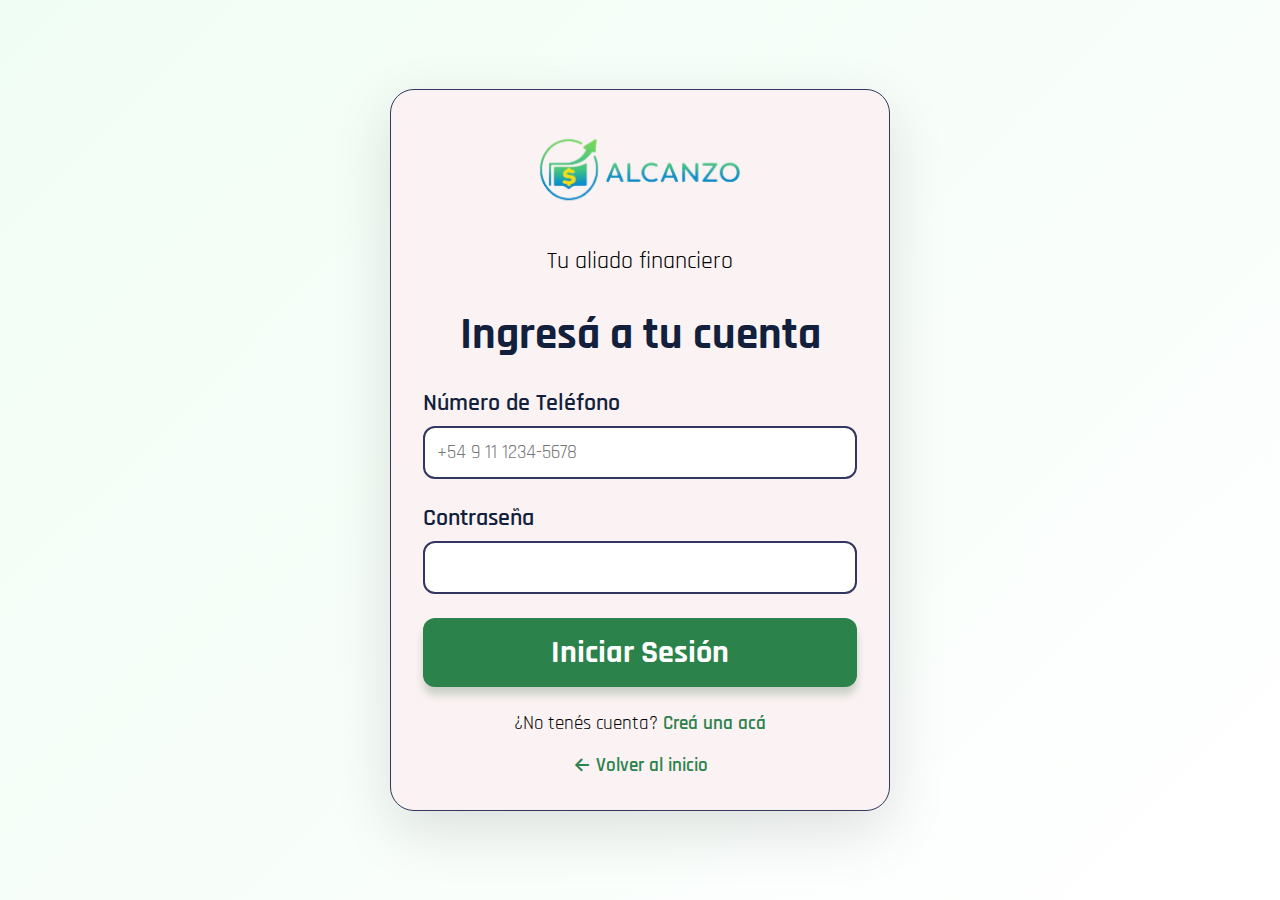
<file: login.html>
<!DOCTYPE html>
<html lang="es">
<head>
    <meta charset="UTF-8">
    <meta name="viewport" content="width=device-width, initial-scale=1.0">
    <title>Iniciar Sesión - Alcanzo</title>
    
    <!-- Fuentes -->
    <link rel="preconnect" href="https://fonts.googleapis.com">
    <link rel="preconnect" href="https://fonts.gstatic.com" crossorigin>
    <link href="https://fonts.googleapis.com/css2?family=Inter:wght@400;500;600;800&family=Tomorrow:wght@400;600;700;800;900&family=Rajdhani:wght@500;600;700&display=swap" rel="stylesheet">
    
    <!-- CSS global + CSS de auth -->
    <link rel="stylesheet" href="styles/index.css">
    <link rel="stylesheet" href="styles/auth.css">
</head>
<body>
    <div class="auth-container">
        <div class="logo-auth">
            <img class="logo_img" src="logo/20251012_logo_ok.png" alt="Logo entidad">
        </div>
        <div class="subtitle">Tu aliado financiero</div>
        
        <h1>Ingresá a tu cuenta</h1>

        <div id="errorMessage" class="error-message"></div>
        <div id="successMessage" class="success-message"></div>

        <form id="loginForm">
            <div class="form-group">
                <label for="telefono">Número de Teléfono</label>
                <input type="tel" id="telefono" placeholder="+54 9 11 1234-5678" required>
            </div>

            <div class="form-group">
                <label for="password">Contraseña</label>
                <input type="password" id="password" required>
            </div>

            <button type="submit" class="btn btn-lg btn-full">Iniciar Sesión</button>
        </form>

        <div class="link-text">
            ¿No tenés cuenta? <a href="registro.html">Creá una acá</a>
        </div>

        <div class="link-text" style="margin-top: 1rem;">
            <a href="index.html">← Volver al inicio</a>
        </div>
    </div>

    <!-- JS externo -->
    <script src="js/login.js"></script>
</body>
</html>
</file>
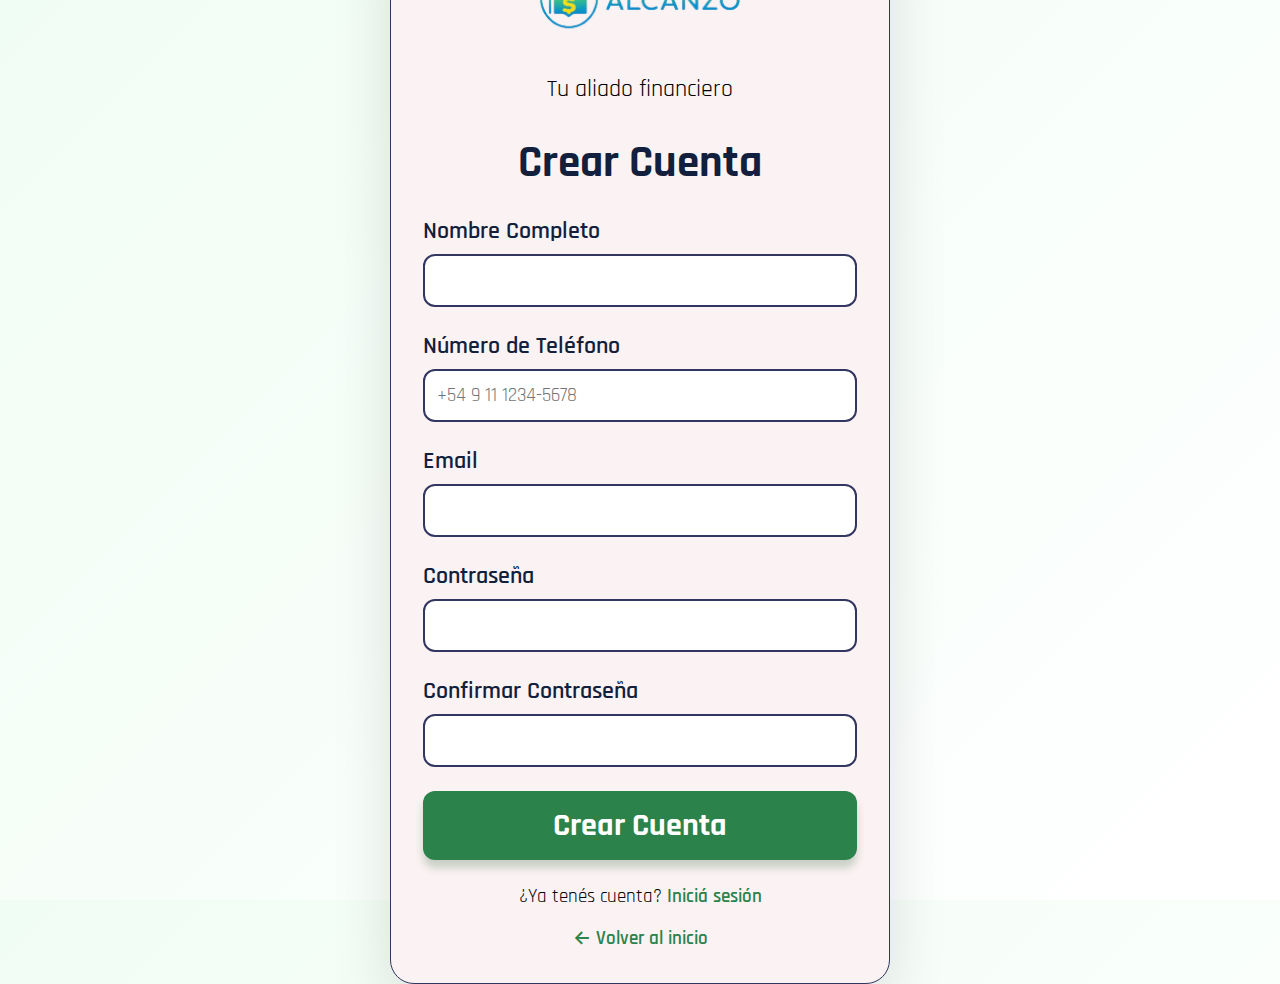
<file: registro.html>
<!DOCTYPE html>
<html lang="es">
<head>
    <meta charset="UTF-8">
    <meta name="viewport" content="width=device-width, initial-scale=1.0">
    <title>Crear Cuenta - Alcanzo</title>
    
    <!-- Fuentes -->
    <link rel="preconnect" href="https://fonts.googleapis.com">
    <link rel="preconnect" href="https://fonts.gstatic.com" crossorigin>
    <link href="https://fonts.googleapis.com/css2?family=Inter:wght@400;500;600;800&family=Tomorrow:wght@400;600;700;800;900&family=Rajdhani:wght@500;600;700&display=swap" rel="stylesheet">
    
    <!-- CSS global + CSS de auth -->
    <link rel="stylesheet" href="styles/index.css">
    <link rel="stylesheet" href="styles/auth.css">
</head>
<body>
    <div class="auth-container">
        <div class="logo-auth">
            <img class="logo_img" src="logo/20251012_logo_ok.png" alt="Logo entidad">
        </div>
        <div class="subtitle">Tu aliado financiero</div>
        
        <h1>Crear Cuenta</h1>

        <div id="errorMessage" class="error-message"></div>
        <div id="successMessage" class="success-message"></div>

        <form id="registroForm">
            <div class="form-group">
                <label for="nombre">Nombre Completo</label>
                <input type="text" id="nombre" required>
            </div>

            <div class="form-group">
                <label for="telefono">Número de Teléfono</label>
                <input type="tel" id="telefono" placeholder="+54 9 11 1234-5678" required>
            </div>

            <div class="form-group">
                <label for="email">Email</label>
                <input type="email" id="email" required>
            </div>

            <div class="form-group">
                <label for="password">Contraseña</label>
                <input type="password" id="password" required minlength="6">
            </div>

            <div class="form-group">
                <label for="confirmPassword">Confirmar Contraseña</label>
                <input type="password" id="confirmPassword" required minlength="6">
            </div>

            <button type="submit" class="btn btn-lg btn-full">Crear Cuenta</button>
        </form>

        <div class="link-text">
            ¿Ya tenés cuenta? <a href="login.html">Iniciá sesión</a>
        </div>

        <div class="link-text" style="margin-top: 1rem;">
            <a href="index.html">← Volver al inicio</a>
        </div>
    </div>

    <!-- JS externo -->
    <script src="js/registro.js"></script>
</body>
</html>
</file>
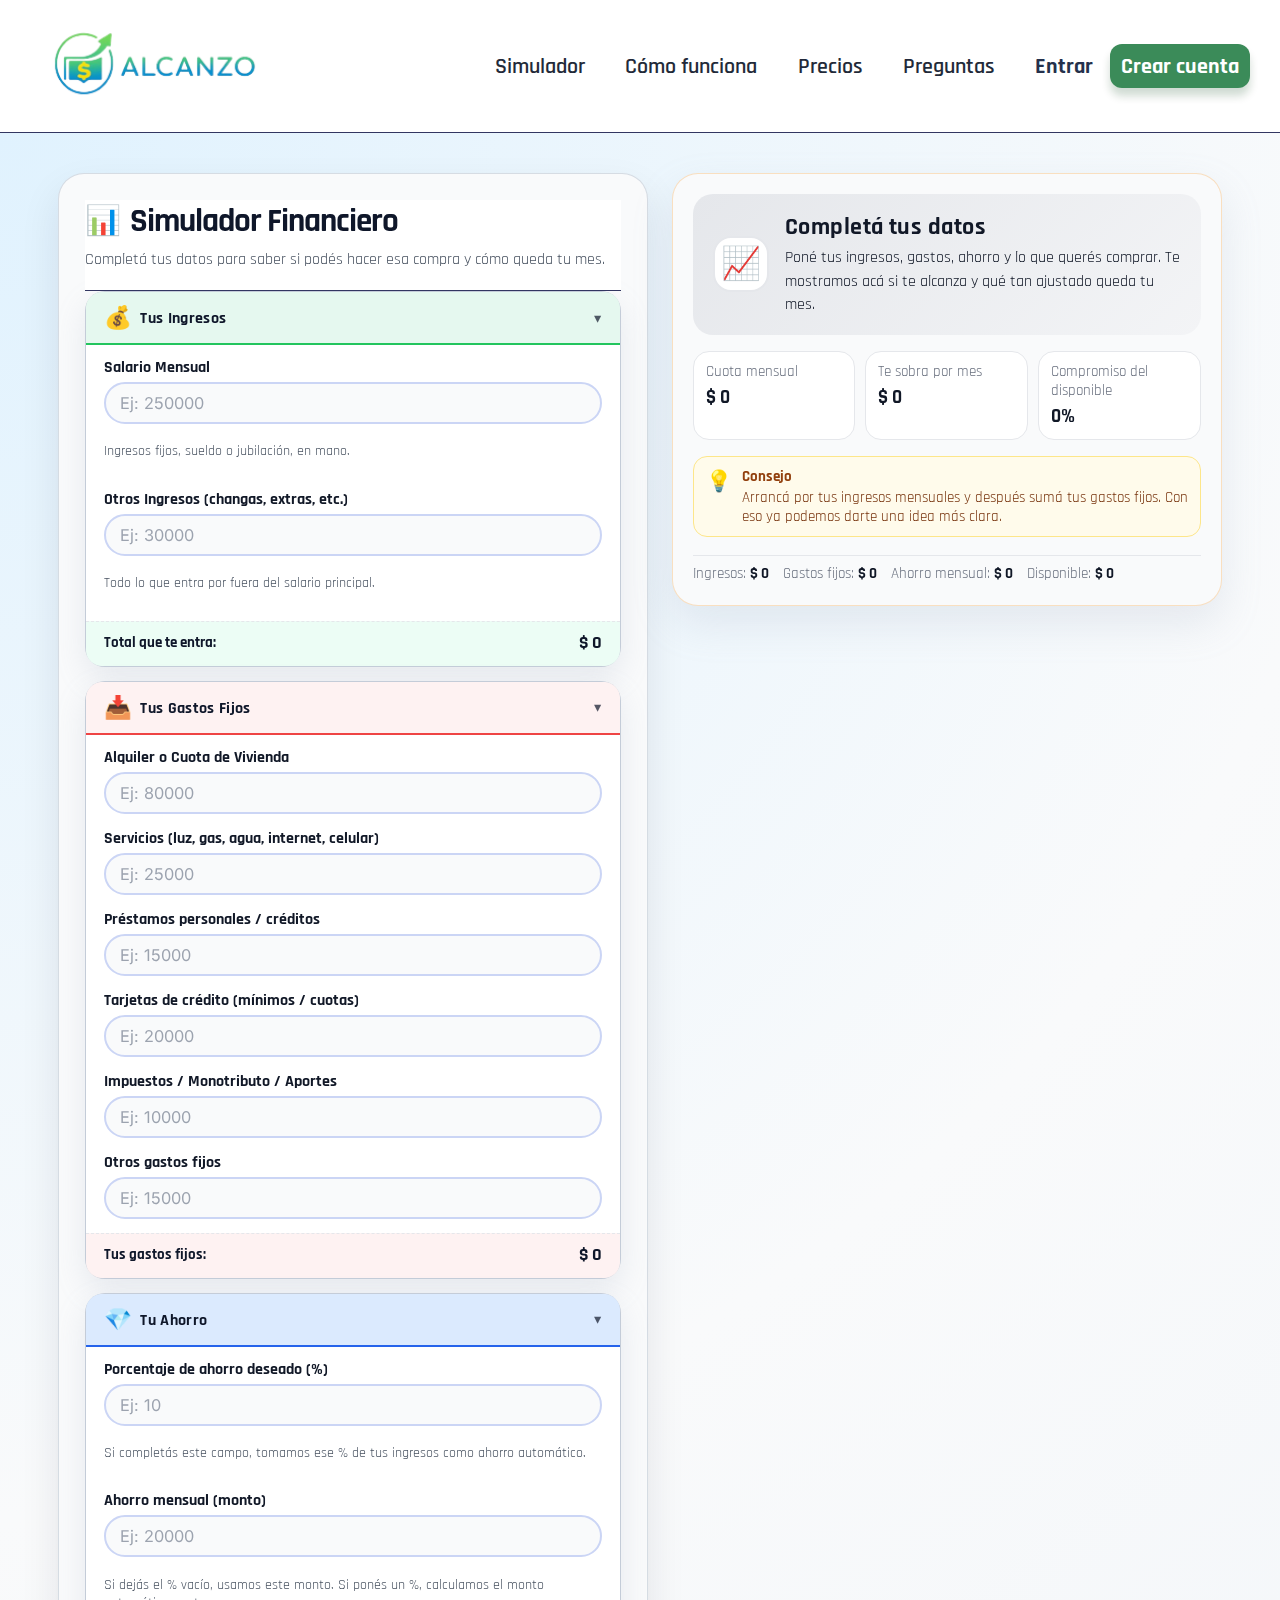
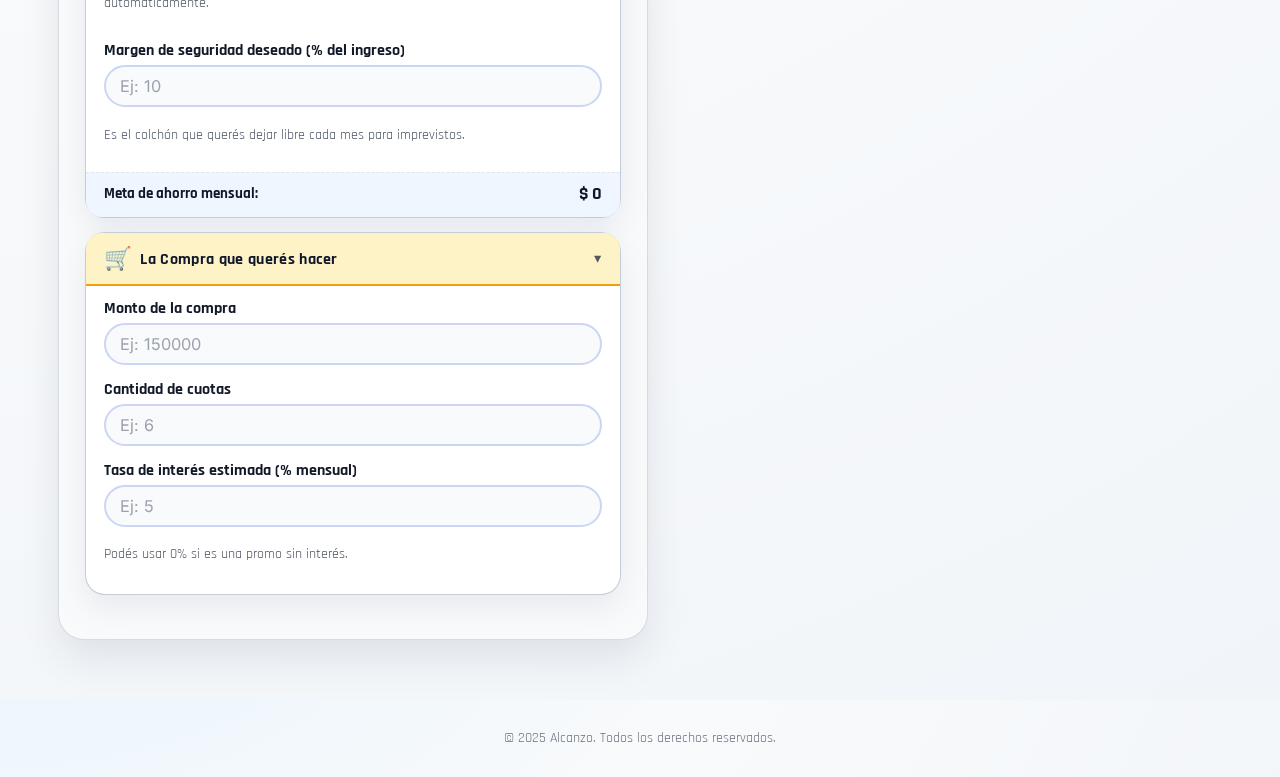
<file: simulador.html>
<!DOCTYPE html>
<html lang="es">
<head>
  <meta charset="UTF-8" />
  <meta name="viewport" content="width=device-width, initial-scale=1.0" />
  <title>Alcanzo — Simulador</title>

  <!-- Fuentes -->
  <link rel="preconnect" href="https://fonts.googleapis.com" />
  <link rel="preconnect" href="https://fonts.gstatic.com" crossorigin />
  <link
    href="https://fonts.googleapis.com/css2?family=Inter:wght@400;500;600;700;800&family=Rajdhani:wght@500;600;700;800;900&display=swap"
    rel="stylesheet"
  />

  <!-- CSS general (header, footer, botones, etc.) -->
  <link rel="stylesheet" href="styles/index.css" />
  <!-- CSS específico del simulador -->
  <link rel="stylesheet" href="styles/simulador.css" />
</head>

<body class="page-simulador">
  <!-- ================= HEADER (IGUAL AL INDEX) ================= -->
  <header>
    <div class="container container_logo">
      <div class="logo-area">
        <a href="index.html" class="logo-link">
          <img class="logo_img" src="logo/20251012_logo_ok.png" alt="Alcanzo" />
        </a>
      </div>
      <nav class="links">
        <a href="simulador.html" class="nav-link nav-link-active">Simulador</a>
        <a href="#funciona">Cómo funciona</a>
        <a href="#precios">Precios</a>
        <a href="#faq">Preguntas</a>
        <div class="auth-buttons" id="auth-buttons">
          <a href="login.html" class="btn btn-ghost">Entrar</a>
          <a href="registro.html" class="btn">Crear cuenta</a>
        </div>
      </nav>
    </div>
  </header>

  <!-- ================= MAIN ================= -->
  <main class="sim-main">
    <div class="container">
      <div class="sim-main-inner">
        <section class="sim-layout">
          <!-- ===== Columna izquierda: formulario ===== -->
          <article class="sim-column-card">
            <header>
              <h1 class="sim-column-title">
                <span class="sim-title-icon">📊</span>
                <span>Simulador Financiero</span>
              </h1>
              <p class="sim-column-subtitle">
                Completá tus datos para saber si podés hacer esa compra y cómo queda tu mes.
              </p>
            </header>

            <!-- Bloque 1: Ingresos -->
            <section class="sim-block" id="block-ingresos">
              <div class="sim-block-header ingresos">
                <span class="sim-block-emoji">💰</span>
                <span>Tus Ingresos</span>
              </div>
              <div class="sim-block-body">
                <div class="sim-field-group">
                  <label class="sim-field-label" for="ingreso_sueldo">
                    Salario Mensual
                  </label>
                  <input
                    id="ingreso_sueldo"
                    class="sim-input"
                    type="number"
                    min="0"
                    step="1000"
                    placeholder="Ej: 250000"
                  />
                  <p class="sim-field-hint">
                    Ingresos fijos, sueldo o jubilación, en mano.
                  </p>
                </div>

                <div class="sim-field-group">
                  <label class="sim-field-label" for="ingreso_otros">
                    Otros Ingresos (changas, extras, etc.)
                  </label>
                  <input
                    id="ingreso_otros"
                    class="sim-input"
                    type="number"
                    min="0"
                    step="1000"
                    placeholder="Ej: 30000"
                  />
                  <p class="sim-field-hint">
                    Todo lo que entra por fuera del salario principal.
                  </p>
                </div>
              </div>
              <footer class="sim-block-footer ingresos">
                <span>Total que te entra:</span>
                <span class="sim-block-footer-amount" id="total_ingresos_label">$0</span>
              </footer>
            </section>

            <!-- Bloque 2: Gastos fijos -->
            <section class="sim-block" id="block-gastos">
              <div class="sim-block-header gastos">
                <span class="sim-block-emoji">📥</span>
                <span>Tus Gastos Fijos</span>
              </div>
              <div class="sim-block-body">
                <div class="sim-field-group">
                  <label class="sim-field-label" for="gasto_alquiler">
                    Alquiler o Cuota de Vivienda
                  </label>
                  <input
                    id="gasto_alquiler"
                    class="sim-input"
                    type="number"
                    min="0"
                    step="1000"
                    placeholder="Ej: 80000"
                  />
                </div>

                <div class="sim-field-group">
                  <label class="sim-field-label" for="gasto_servicios">
                    Servicios (luz, gas, agua, internet, celular)
                  </label>
                  <input
                    id="gasto_servicios"
                    class="sim-input"
                    type="number"
                    min="0"
                    step="1000"
                    placeholder="Ej: 25000"
                  />
                </div>

                <div class="sim-field-group">
                  <label class="sim-field-label" for="gasto_prestamos">
                    Préstamos personales / créditos
                  </label>
                  <input
                    id="gasto_prestamos"
                    class="sim-input"
                    type="number"
                    min="0"
                    step="1000"
                    placeholder="Ej: 15000"
                  />
                </div>

                <div class="sim-field-group">
                  <label class="sim-field-label" for="gasto_tarjetas">
                    Tarjetas de crédito (mínimos / cuotas)
                  </label>
                  <input
                    id="gasto_tarjetas"
                    class="sim-input"
                    type="number"
                    min="0"
                    step="1000"
                    placeholder="Ej: 20000"
                  />
                </div>

                <div class="sim-field-group">
                  <label class="sim-field-label" for="gasto_impuestos">
                    Impuestos / Monotributo / Aportes
                  </label>
                  <input
                    id="gasto_impuestos"
                    class="sim-input"
                    type="number"
                    min="0"
                    step="1000"
                    placeholder="Ej: 10000"
                  />
                </div>

                <div class="sim-field-group">
                  <label class="sim-field-label" for="gasto_otros">
                    Otros gastos fijos
                  </label>
                  <input
                    id="gasto_otros"
                    class="sim-input"
                    type="number"
                    min="0"
                    step="1000"
                    placeholder="Ej: 15000"
                  />
                </div>
              </div>
              <footer class="sim-block-footer gastos">
                <span>Tus gastos fijos:</span>
                <span class="sim-block-footer-amount" id="total_gastos_label">$0</span>
              </footer>
            </section>

            <!-- Bloque 3: Ahorro -->
            <section class="sim-block" id="block-ahorro">
              <div class="sim-block-header ahorro">
                <span class="sim-block-emoji">💎</span>
                <span>Tu Ahorro</span>
              </div>
              <div class="sim-block-body">
                <div class="sim-field-group">
                  <label class="sim-field-label" for="ahorro_pct">
                    Porcentaje de ahorro deseado (%)
                  </label>
                  <input
                    id="ahorro_pct"
                    class="sim-input"
                    type="number"
                    min="0"
                    max="80"
                    step="1"
                    placeholder="Ej: 10"
                  />
                  <p class="sim-field-hint">
                    Si completás este campo, tomamos ese % de tus ingresos como ahorro automático.
                  </p>
                </div>

                <div class="sim-field-group">
                  <label class="sim-field-label" for="ahorro_mensual">
                    Ahorro mensual (monto)
                  </label>
                  <input
                    id="ahorro_mensual"
                    class="sim-input"
                    type="number"
                    min="0"
                    step="1000"
                    placeholder="Ej: 20000"
                  />
                  <p class="sim-field-hint">
                    Si dejás el % vacío, usamos este monto. Si ponés un %, calculamos el monto automáticamente.
                  </p>
                </div>

                <div class="sim-field-group">
                  <label class="sim-field-label" for="prefMargenSeguridad">
                    Margen de seguridad deseado (% del ingreso)
                  </label>
                  <input
                    id="prefMargenSeguridad"
                    class="sim-input"
                    type="number"
                    min="0"
                    max="50"
                    step="1"
                    placeholder="Ej: 10"
                  />
                  <p class="sim-field-hint">
                    Es el colchón que querés dejar libre cada mes para imprevistos.
                  </p>
                </div>
              </div>
              <footer class="sim-block-footer ahorro">
                <span>Meta de ahorro mensual:</span>
                <span class="sim-block-footer-amount" id="total_ahorro_label">$0</span>
              </footer>
            </section>

            <!-- Bloque 4: Compra -->
            <section class="sim-block" id="block-compra">
              <div class="sim-block-header compra">
                <span class="sim-block-emoji">🛒</span>
                <span>La Compra que querés hacer</span>
              </div>
              <div class="sim-block-body">
                <div class="sim-field-group">
                  <label class="sim-field-label" for="compra_monto">
                    Monto de la compra
                  </label>
                  <input
                    id="compra_monto"
                    class="sim-input"
                    type="number"
                    min="0"
                    step="1000"
                    placeholder="Ej: 150000"
                  />
                </div>

                <div class="sim-field-group">
                  <label class="sim-field-label" for="compra_cuotas">
                    Cantidad de cuotas
                  </label>
                  <input
                    id="compra_cuotas"
                    class="sim-input"
                    type="number"
                    min="1"
                    step="1"
                    placeholder="Ej: 6"
                  />
                </div>

                <div class="sim-field-group">
                  <label class="sim-field-label" for="compra_tasa">
                    Tasa de interés estimada (% mensual)
                  </label>
                  <input
                    id="compra_tasa"
                    class="sim-input"
                    type="number"
                    min="0"
                    step="0.1"
                    placeholder="Ej: 5"
                  />
                  <p class="sim-field-hint">
                    Podés usar 0% si es una promo sin interés.
                  </p>
                </div>
              </div>
            </section>
          </article>

          <!-- ===== Columna derecha: resultado ===== -->
          <aside class="sim-result-wrapper">
            <section class="sim-result-card nivel-neutro" id="seccionResultado">
              <!-- Hero / semáforo -->
              <div class="sim-result-hero">
                <div class="sim-result-hero-icon" id="iconoResultado">📈</div>
                <div class="sim-result-hero-texts">
                  <h2 class="sim-result-hero-title" id="resultadoTitulo">
                    Completá tus datos
                  </h2>
                  <p class="sim-result-hero-subtitle" id="resultadoSubtitulo">
                    Poné tus ingresos, gastos, ahorro y lo que querés comprar. Te mostramos acá si te alcanza y qué tan
                    ajustado queda tu mes.
                  </p>
                </div>
              </div>

              <!-- Detalle -->
              <div class="sim-result-detail">
                <!-- Métricas principales -->
                <div class="sim-result-metrics">
                  <div class="sim-metric-card">
                    <span class="sim-metric-label">Cuota mensual</span>
                    <span class="sim-metric-value" id="statCuota">$0</span>
                  </div>
                  <div class="sim-metric-card">
                    <span class="sim-metric-label">Te sobra por mes</span>
                    <span class="sim-metric-value" id="statSobra">$0</span>
                  </div>
                  <div class="sim-metric-card">
                    <span class="sim-metric-label">Compromiso del disponible</span>
                    <span class="sim-metric-value" id="statCompromiso">0%</span>
                  </div>
                </div>

                <!-- Consejo -->
                <div class="sim-result-advice">
                  <div class="sim-result-advice-icon">💡</div>
                  <div class="sim-result-advice-text">
                    <div class="sim-result-advice-title">Consejo</div>
                    <p id="resultadoConsejo">
                      Arrancá por tus ingresos mensuales y después sumá tus gastos fijos. Con eso ya podemos darte una
                      idea más clara.
                    </p>
                  </div>
                </div>

                <!-- Mini resumen -->
                <div class="sim-result-mini-summary">
                  <span>Ingresos: <strong id="statIngresosMini">$0</strong></span>
                  <span>Gastos fijos: <strong id="statGastosMini">$0</strong></span>
                  <span>Ahorro mensual: <strong id="statAhorroMini">$0</strong></span>
                  <span>Disponible: <strong id="statDisponibleMini">$0</strong></span>
                </div>
              </div>
            </section>
          </aside>
        </section>
      </div>
    </div>
  </main>

  <!-- FOOTER -->
  <footer class="site-footer">
    <div class="container">
      <p>© 2025 Alcanzo. Todos los derechos reservados.</p>
    </div>
  </footer>

  <!-- Script -->
  <script src="js/simulador.js" defer></script>
</body>
</html>
</file>
<file: styles/index.css>
/* ================== ALCANZO - CSS ESTÁTICO ================== */
/* Clon base + mejoras para versión HTML estática */

/* ================== FUENTES ================== */
@import url("https://fonts.googleapis.com/css2?family=Tomorrow:ital,wght@0,100;0,200;0,300;0,400;0,500;0,600;0,700;0,800;0,900;1,100;1,200;1,300;1,400;1,500;1,600;1,700;1,800;1,900&display=swap");
@import url("https://fonts.googleapis.com/css2?family=Rajdhani:wght@300;400;500;600;700&display=swap");
@import url("https://fonts.googleapis.com/css2?family=Inter:wght@400;600;700&display=swap");

/* ================== TOKENS / BASE ================== */
:root {
  --bg: #faf7f700;
  --bg2: hsla(217, 85%, 67%, 0.09);
  --card: #fbf3f3;
  --stroke: #323661;
  --ink: #121f3d;
  --muted: black;
  --ok: #2b824b;
  --ok-dark: #166534;
  --shadow: 0 8px 8px rgba(4, 65, 22, 0.2);
}

* {
  box-sizing: border-box;
}

html,
body {
  height: 100%;
}

body {
  margin: 0;
  font-family: Rajdhani, Inter, Roboto, system-ui, "Segoe UI", Arial;
  color: var(--ink);
  background: var(--bg);
}

/* Links generales */
a {
  color: inherit;
  text-decoration: none;
}

/* Contenedor principal */
.container {
  max-width: 1300px; /* más ancho en desktop */
  margin: 0 auto;
  padding: 0 20px;
}

/* Secciones con padding vertical estándar */
.section-block {
  padding: 60px 20px;
}

/* ================== HEADER ================== */
header {
  position: sticky;
  top: 0;
  z-index: 10;
  background: #fff;
  border-bottom: 1px solid var(--stroke);
  backdrop-filter: saturate(1.2) blur(10px);
}

.container_logo {
  display: flex;
  align-items: center;
  justify-content: space-between;
  gap: 20px;
  margin: 0 10px;
  padding: 16px 20px;
  max-width: 100%;
}

.logo-link {
  display: flex;
  align-items: center;
  gap: 8px;
  text-decoration: none;
}

.logo_img {
  height: 100px;
  width: auto;
  display: block;
}

.brand-name {
  font-family: Rajdhani, Inter, Roboto, system-ui, "Segoe UI", Arial;
  font-weight: 900;
  font-size: 1.3rem;
  color: var(--ink);
}

@media (min-width: 961px) {
  .links {
    margin-left: auto;
  }
}

.links {
  display: flex;
  align-items: center;
  gap: 18px;
  flex-wrap: wrap;
  font-weight: 600;
  font-size: clamp(1.2rem, 1.8vw, 1.4rem);
  text-align: right;
}

.links a {
  white-space: nowrap;
  padding: 0.45rem 0.7rem;
  border-radius: 12px;
  opacity: 0.92;
}

.links a:hover {
  background: #11b23166;
  color: black;
}

@media (max-width: 960px) {
  .container_logo {
    flex-wrap: wrap;
  }
  .links {
    flex: 1 1 100%;
    justify-content: center;
    gap: 14px;
    padding-top: 8px;
  }
}

/* Botones */
.btn {
  display: inline-flex;
  align-items: center;
  gap: 8px;
  background: var(--ok);
  color: #ffffff;
  border: 0;
  padding: 10px 14px;
  border-radius: 12px;
  font-weight: 700;
  box-shadow: var(--shadow);
  text-decoration: none;
  cursor: pointer;
  transition: all 0.2s ease;
}

.btn:hover {
  transform: translateY(-1px);
  box-shadow: 0 10px 20px rgba(4, 65, 22, 0.25);
}

.btn.alt {
  background: #e6f9ee;
  color: #166534;
}

.btn.btn-ghost {
  background: transparent;
  color: var(--ink);
  box-shadow: none;
}

.btn.btn-ghost:hover {
  background: #f1f5f9;
}

.btn-lg {
  padding: 14px 20px;
  font-size: 1.1rem;
}

.btn-full {
  width: 100%;
  justify-content: center;
}

.btn-outline {
  background: transparent;
  color: #2b824b;
  border: 2px solid #2b824b;
}

.btn-dark {
  background: linear-gradient(135deg, #0f172a 0%, #1e293b 100%);
  color: #ffffff;
}

/* ================== HERO (.main) ================== */
.main {
  padding: 30px 0;
  background-color: var(--bg2);
  background-image: linear-gradient(180deg, rgba(30, 64, 175, 0.06), rgba(14, 165, 233, 0.03));
  background-blend-mode: multiply;
  border-top: 7px solid rgba(174, 178, 224, 0.25);
}

/* Badge de "Tus gastos más simples" */
.hero-badge {
  display: inline-flex;
  align-items: center;
  justify-content: center;
  min-width: 420px;
  max-width: 100%;
  font-size: 32px;
  font-weight: 800;
  background: linear-gradient(90deg, #6d7b96 0%, #0d2976 100%);
  padding: 12px 40px;
  border-radius: 999px;
  margin: 10px 0 24px 20px;
  letter-spacing: 0.4px;
    color: #eae4e4 !important;
}

/* Título principal */
.titulo_principal {
  margin: 12px 0 12px 20px;
  font-weight: 900;
  line-height: 1.1;
  font-size: clamp(1.9rem, 1vw, 2.1rem);
  color: #0f172a;
  padding: 10px;
}

.h1-acento {
  color: var(--ok);
  font-weight: 900;
  display: block;
}

/* Subtítulo del hero (si se usa la clase) */
.hero-subtitle {
  margin: 10px 0 30px 30px;
  font-size: 1.2rem;
  color: var(--muted);
  line-height: 1.6;
  max-width: 80ch;
}

/* Párrafos generales del hero (fallback) */
.main p {
  color: var(--muted);
  font-size: clamp(1.5rem, 2vw, 1.5rem);
}

/* CTA del hero */
.main .cta {
  display: flex;
  gap: 10px;
  flex-wrap: wrap;
  margin: 100px 0 0 10px;
}

/* Grid hero */
.main .main-grid {
  display: grid;
  gap: 100px;
  align-items: center;
}

@media (min-width: 960px) {
  .main .main-grid {
    grid-template-columns: 0.6fr 0.3fr;
  }
}

/* ================== DEMO CARD HERO ================== */
.hero-demo-card {
  display: block;
  position: relative;
  background: linear-gradient(135deg, #ffffff 0%, #f0fdf4 100%);
  border: 3px solid #10b981;
  border-radius: 16px;
  padding: 20px;
  box-shadow: 0 25px 50px rgba(16, 185, 129, 0.2);
  text-decoration: none;
  overflow: hidden;
  right: -120px;
  transition: transform 0.2s ease, box-shadow 0.2s ease;
}

.hero-demo-card:hover {
  transform: translateY(-2px);
  box-shadow: 0 30px 60px rgba(16, 185, 129, 0.25);
}

.demo-card-deco {
  position: absolute;
  top: -80px;
  right: -120px;
  width: 200px;
  height: 200px;
  background: radial-gradient(circle, rgba(16, 185, 129, 0.15) 0%, transparent 70%);
  pointer-events: none;
  
}

.demo-card-inner {
  position: relative;
  z-index: 1;
}

.demo-card-header {
  display: flex;
  align-items: center;
  gap: 8px;
  margin-bottom: 16px;
}

.demo-header-icon {
  color: #10b981;
}

.demo-badge {
  background: linear-gradient(135deg, #10b981 0%, #34d399 100%);
  color: white;
  padding: 6px 16px;
  border-radius: 10px;
  text-transform: uppercase;
  font-size: 1rem;
  font-weight: 800;
  letter-spacing: 1.8px;
  font-family: Rajdhani, Inter, Roboto, system-ui, "Segoe UI", Arial;
}

.demo-title {
  margin: 0 0 8px;
  font-family: Rajdhani, Inter, Roboto, system-ui, "Segoe UI", Arial;
  font-size: 2.35rem;
  color: #0f172a;
  font-weight: 900;
}

.demo-subtitle {
  color: #253f63;
  font-size: 1rem;
  line-height: 1.6;
  margin: 0 0 20px;
}

/* Caja interior del demo */
.demo-box {
  background: white;
  border: 2px solid #e5e7eb;
  border-radius: 16px;
  padding: 24px;
}

.demo-box-header {
  text-align: center;
  margin-bottom: 20px;
}

.demo-box-header p {
  font-size: rem;
  font-weight: 700;
  color: #020203;
  margin: 0;
}

/* Semáforo del hero */
.demo-semaforo-grid {
  display: grid;
  grid-template-columns: repeat(3, 1fr);
  gap: 16px;
  margin-bottom: 24px;
}

.demo-semaforo-item {
  text-align: center;
}

.semaforo-circle {
  width: 64px;
  height: 64px;
  margin: 0 auto 12px;
  border-radius: 50%;
  display: flex;
  align-items: center;
  justify-content: center;
}

/* Círculos de color */
.semaforo-verde {
  background: linear-gradient(135deg, #10b981 0%, #34d399 100%);
  box-shadow: 0 8px 24px rgba(16, 185, 129, 0.4), inset 0 2px 8px rgba(255, 255, 255, 0.3);
}

.semaforo-amarillo {
  background: #fef3c7;
  border: 3px solid #fbbf24;
  opacity: 0.5;
}

.semaforo-rojo {
  background: #fee2e2;
  border: 3px solid #ef4444;
  opacity: 0.5;
}

/* Glow animado solo para el verde */
.semaforo-circle-activo {
  animation: pulse-glow 2s ease-in-out infinite;
}

/* Etiquetas de texto del semáforo */
.semaforo-label {
  font-size: 0.75rem;
  font-weight: 700;
  margin: 0;
  font-family: Rajdhani, Inter, Roboto, system-ui, "Segoe UI", Arial;
}

.semaforo-label-verde {
  color: #10b981;
}

.semaforo-label-amarillo {
  color: #9ca3af;
}

.semaforo-label-rojo {
  color: #9ca3af;
}

/* Caja inferior "Probá en 30 segundos" */
.demo-bottom-box {
  background: linear-gradient(135deg, #ecfdf5 0%, #d1fae5 100%);
  border: 2px solid #10b981;
  border-radius: 12px;
  padding: 16px;
  text-align: center;
}

.demo-bottom-text {
  margin: 0;
  font-size: 1rem;
  color: #065f46;
  font-weight: 700;
  font-family: Rajdhani, sans-serif;
  line-height: 1.4;
}

/* ================== FEATURES ================== */
.features-grid {
  display: grid;
  gap: 36px;
}

@media (min-width: 960px) {
  .features-grid {
    grid-template-columns: repeat(3, 1fr);
  }
}

.card {
  background: var(--card);
  border: 1px solid var(--stroke);
  border-radius: 6px;
  padding: 16px;
  box-shadow: var(--shadow);
}

.titulo_principal_2 {
  margin: 32px 0 16px;
  font-weight: 900;
  font-size: clamp(2.3rem, 3.2vw, 2.8rem);
}

.titulo_principal_3 {
  margin: 0 0 4px;
  font-weight: 800;
  font-size: 1.5rem;
}

.card p {
  color: var(--muted);
  margin: 0.35rem 0 0;
  font-size: 1.5rem;
}

/* ================== CÓMO FUNCIONA ================== */
.steps-grid {
  display: grid;
  gap: 16px;
}

@media (min-width: 960px) {
  .steps-grid {
    grid-template-columns: repeat(3, 1fr);
  }
}

.step {
  position: relative;
}

/* Número grande dentro de la card */
.step-number {
  width: 50px;
  height: 50px;
  background: var(--ok);
  color: white;
  border-radius: 50%;
  margin: 0 auto 20px;
  display: flex;
  align-items: center;
  justify-content: center;
  font-size: 1.5rem;
  font-weight: bold;
}

/* ================== PRECIOS ================== */
.pricing-grid {
  display: grid;
  gap: 16px;
  font-size: 1.2rem;
}

@media (min-width: 960px) {
  .pricing-grid {
    grid-template-columns: 1fr 1fr;
  }
}

/* Cards de precios (se usan junto con .card y .price en el HTML) */
.price-card {
  padding: 32px 24px;
  text-align: center;
}

.price-title {
  margin-top: 0;
}

.price-subtitle {
  color: #64748b;
  margin-bottom: 24px;
}

.price-subtitle-pro {
  color: #166534;
}

.price-amount-wrap {
  margin: 32px 0;
}

.price-amount {
  display: block;
  font-family: Rajdhani, Inter, Roboto, system-ui, "Segoe UI", Arial;
  font-size: 2.8rem;
  font-weight: 900;
  letter-spacing: -3px;
}

.price-amount-pro {
  color: #0f172a;
}

.period {
  font-size: 1.2rem;
  font-weight: 600;
  color: #64748b;
}

/* Listas de precios */
.price-list {
  margin: 0 0 24px 0;
  padding: 0;
  list-style: none;
  color: var(--muted);
  font-size: 1.3rem;
  text-align: left;
}

.price-list li {
  padding: 10px 0;
  border-bottom: 1px solid #f1f5f9;
  display: flex;
  align-items: center;
  gap: 8px;
}

.price-list-pro li {
  border-bottom: 1px solid #bbf7d0;
}

.price-check {
  color: #22c55e;
  font-size: 1.2rem;
}

.price-check-pro {
  color: #16a34a;
}

.price .num,
.price span[style*="font-size: 4rem"],
.price span[style*="font-size: 3.5rem"] {
  font-family: "Inter",Rajdhani,Roboto, sans-serif !important;
  font-weight: 800 !important;
  letter-spacing: -3px !important;
}

/* Card Pro destacada */
.price-card-pro {
  border: 3px solid #10b981;
  background: linear-gradient(135deg, #f0fdf4 0%, #dcfce7 100%);
  box-shadow: 0 20px 40px rgba(43, 130, 75, 0.15);
  position: relative;
}

/* Badge "⭐ Recomendado" */
.pro-badge {
  position: absolute;
  top: -16px;
  left: 50%;
  transform: translateX(-50%);
  background: linear-gradient(135deg, #2b824b 0%, #22c55e 100%);
  color: white;
  padding: 6px 20px;
  border-radius: 20px;
  font-size: 0.85rem;
  font-weight: 800;
  box-shadow: 0 4px 12px rgba(43, 130, 75, 0.3);
}

/* ====== FAQ ====== */
.faq {
  display: grid;
  gap: 16px;
  margin-top: 8px;
  font-size: clamp(1.5rem, 4vw, 1.5rem);
  font-family: Rajdhani, Inter, Roboto, system-ui, "Segoe UI", Arial;
}

.faq-item {
  background: var(--card);
  border: 2px solid var(--stroke);
  border-radius: 14px;
  padding: 0;
  box-shadow: var(--shadow);
  overflow: clip;
}

.faq-item summary {
  list-style: none;
  cursor: pointer;
  padding: 16px 18px;
  font-weight: 700;
  color: var(--ink);
  display: flex;
  align-items: center;
  gap: 10px;
}

.faq-item summary::after {
  content: "";
  margin-left: auto;
  inline-size: 10px;
  block-size: 10px;
  border-right: 2px solid #64748b;
  border-bottom: 2px solid #64748b;
  transform: rotate(-45deg);
  transition: transform 0.2s ease;
}

.faq-item[open] summary::after {
  transform: rotate(45deg);
}

.faq-item p,
.faq-item ul {
  color: var(--muted);
  padding: 0 18px 16px 18px;
  margin: 0;
  font-size: clamp(1.3rem, 3vw, 1.3rem);
}

.faq-item ul {
  padding-left: 36px;
}

.faq-item summary:hover {
  background: #86470d7c;
}

.faq-item summary:focus-visible {
  outline: 3px solid #c7eaff;
  outline-offset: 2px;
  border-radius: 12px;
}

/* Colores para la leyenda del semáforo en FAQ */
.amarillo {
  color: yellow;
}
.verde {
  color: green;
}
.rojo {
  color: red;
}

/* ================== CTA BANNER ================== */
.cta-banner {
  background: linear-gradient(135deg, #2b824b 0%, #22c55e 100%);
  padding: 60px 20px;
  margin: 40px 0 0 0;
  position: relative;
  overflow: hidden;
}

.cta-banner::before {
  content: "";
  position: absolute;
  top: -50%;
  left: -50%;
  width: 200%;
  height: 200%;
  background: radial-gradient(circle, rgba(255, 255, 255, 0.1) 0%, transparent 70%);
  pointer-events: none;
}

.cta-box {
  max-width: 800px;
  margin: 0 auto;
  text-align: center;
  position: relative;
  z-index: 1;
}

/* Tipografía CTA */
.cta-banner h2 {
  color: white;
  font-family: Rajdhani, Inter, Roboto, system-ui, "Segoe UI", Arial;
  font-size: clamp(2.2rem, 5vw, 3.5rem) !important;
  font-weight: 900 !important;
  margin: 0 0 20px 0;
  line-height: 1.15 !important;
  text-shadow: 0 2px 20px rgba(0, 0, 0, 0.15) !important;
  letter-spacing: -1px !important;
}

.cta-banner p {
  color: rgba(255, 255, 255, 0.98) !important;
  font-size: clamp(1.15rem, 2.5vw, 1.45rem) !important;
  margin: 0 0 32px 0;
  max-width: 650px;
  margin-left: auto;
  margin-right: auto;
  line-height: 1.6 !important;
  font-weight: 500 !important;
  font-family: Rajdhani, Inter, Roboto, system-ui, "Segoe UI", Arial;
}

.btn-white {
  background: white !important;
  color: var(--ok) !important;
  font-weight: 800;
  padding: 14px 28px;
  font-size: 1.2rem;
  box-shadow: 0 10px 30px rgba(0, 0, 0, 0.2);
  transition: transform 0.2s ease, box-shadow 0.2s ease;
}

.btn-white:hover {
  transform: translateY(-2px);
  box-shadow: 0 15px 40px rgba(0, 0, 0, 0.3);
}

/* ================== FOOTER ================== */
.footer {
  margin-top: 36px;
  border-top: 1px solid var(--stroke);
  background: #f9fafb;
}

.foot-grid {
  display: grid;
  gap: 16px;
}

@media (min-width: 960px) {
  .foot-grid {
    grid-template-columns: 1.2fr 1fr 1fr;
  }
}

.foot-col {
  background: var(--card);
  border: 1px solid var(--stroke);
  border-radius: 12px;
  padding: 16px;
  box-shadow: var(--shadow);
}

.foot-title {
  margin: 0 0 8px;
  font-weight: 800;
  font-size: 1.1rem;
  color: #0f172a;
}

.foot-text {
  margin: 6px 0 0;
  color: var(--muted);
  font-size: 0.95rem;
}

.foot-text-main {
  margin-bottom: auto;
}

.foot-brand {
  display: flex;
  align-items: center;
  gap: 10px;
}

.foot-copy {
  display: block;
  margin-top: 20px;
  color: var(--muted);
  font-size: 0.95rem;
}

.foot-links {
  list-style: none;
  padding: 0;
  margin: 0 0 10px 0;
  font-size: 1rem;
}

.foot-links li + li {
  margin-top: 6px;
}

.foot-links a {
  color: var(--ink);
  font-weight: 600;
  text-decoration: none;
  border-radius: 8px;
  padding: 2px 0;
  outline: none;
}

.foot-links a:hover {
  text-decoration: underline;
}

.foot-links a:focus-visible {
  outline: 2px solid #94a3b8;
  outline-offset: 2px;
  border-radius: 6px;
}

.social {
  display: flex;
  align-items: center;
  gap: 10px;
  margin-top: 8px;
}

.social a {
  display: inline-flex;
  align-items: center;
  justify-content: center;
  width: 36px;
  height: 36px;
  border-radius: 10px;
  border: 1px solid var(--stroke);
  color: #0f172a;
  background: #fff;
  transition: transform 0.1s ease, box-shadow 0.2s ease, background-color 0.2s ease;
  outline: none;
}

.social a:hover {
  transform: translateY(-1px);
  box-shadow: 0 8px 18px rgba(0, 0, 0, 0.08);
  background: #f8fafc;
}

.social a:focus-visible {
  outline: 2px solid #94a3b8;
  outline-offset: 2px;
}

.social a[aria-label="Instagram"]:hover {
  color: #d946ef;
}
.social a[aria-label="LinkedIn"]:hover {
  color: #2563eb;
}
.social a[aria-label="X"]:hover,
.social a[aria-label="Twitter / X"]:hover {
  color: #0f172a;
}

/* Mapa */
.map-box {
  border: 1px solid var(--stroke);
  border-radius: 12px;
  overflow: hidden;
  box-shadow: var(--shadow);
  position: relative;
  padding-bottom: 56.25%;
  height: 0;
}

.map-box iframe {
  position: absolute;
  inset: 0;
  width: 100%;
  height: 100%;
  border: 0;
}

/* Responsive footer */
@media (max-width: 960px) {
  .foot-grid {
    grid-template-columns: 1fr;
  }
}

/* ================== ANIMACIONES ================== */
/* Pulse para escalado general */
@keyframes pulse {
  0%,
  100% {
    opacity: 1;
    transform: scale(1);
  }
  50% {
    opacity: 0.8;
    transform: scale(1.05);
  }
}

/* Pulse-glow para el semáforo verde */
@keyframes pulse-glow {
  0%,
  100% {
    box-shadow: 0 8px 24px rgba(16, 185, 129, 0.4), inset 0 2px 8px rgba(255, 255, 255, 0.3);
  }
  50% {
    box-shadow: 0 8px 32px rgba(16, 185, 129, 0.6), inset 0 2px 8px rgba(255, 255, 255, 0.3);
  }
}

/* ================== ESCALADO PARA PANTALLAS GRANDES ================== */
@media (min-width: 1400px) {
  body {
    font-size: 18px;
  }

  .container {
    max-width: 1440px; /* aún más ancho en monitores grandes */
  }

  .titulo_principal {
    font-size: clamp(3.4rem, 5vw, 4.6rem);
  }

  .titulo_principal_2 {
    font-size: clamp(2.6rem, 3vw, 3rem);
  }

  .card p {
    font-size: 1.6rem;
  }

  .faq-item p,
  .faq-item ul {
    font-size: 1.5rem;
  }

  .hero-badge {
    min-width: 460px;
    font-size: 34px;
    padding-block: 14px;
  }
}

/* ================== AJUSTES PARA CELULARES CHICOS ================== */
@media (max-width: 600px) {
  body {
    font-size: 15px;
  }

  .container {
    padding: 0 16px;
  }

  .main {
    padding: 24px 0 32px;
  }

  .hero-badge {
    min-width: auto;
    width: 100%;
    font-size: 20px;
    padding: 8px 18px;
    margin: 12px 0 16px 0;
    text-align: center;
  }

  .titulo_principal {
    margin: 8px 0 8px 0;
    padding: 6px 0;
    font-size: 2.4rem;
  }

  .hero-subtitle {
    margin: 8px 0 20px 0;
    font-size: 1rem;
    max-width: 100%;
  }

  .main .cta {
    margin: 10px 0 0 0;
    justify-content: flex-start;
  }

  .card p {
    font-size: 1.1rem;
  }

  .titulo_principal_2 {
    font-size: 2rem;
  }

  .titulo_principal_3 {
    font-size: 1.3rem;
  }

  .price-amount {
    font-size: 2.2rem;
  }

  .faq {
    gap: 12px;
  }
}

/* ===== Fix header: nav pegado a la derecha como antes ===== */
header .container {
  max-width: 100%;   /* El header ocupa todo el ancho de la pantalla */
}
</file>
<file: styles/auth.css>
/* ================== AUTH PAGES CSS ================== */
/* Estilos compartidos para login.html, registro.html, signup.html */

body {
  min-height: 100vh;
  display: flex;
  align-items: center;
  justify-content: center;
  padding: 1.5rem;
  background: linear-gradient(135deg, #f0fdf4 0%, #ffffff 100%);
  margin: 0;
  font-family:  Rajdhani, Inter, Roboto, system-ui, "Segoe UI", Arial;
}

.auth-container {
  background: var(--card);
  padding: 2rem;
  border-radius: 24px;
  box-shadow: 0 20px 60px rgba(0, 0, 0, 0.12);
  max-width: 500px;
  width: 100%;
  border: 1px solid var(--stroke);
  font-size: 1.5rem;
}

.logo-auth {
  text-align: center;
  margin-bottom: 1.5rem;
}

.logo-auth .logo_img {
  width: 250px;
  height: auto;
  display: block;
  margin: 0 auto 16px;
}

.logo-auth-text {
  font-family:  Rajdhani, Inter, Roboto, system-ui, "Segoe UI", Arial;
  font-size: 2.5rem;
  font-weight: 900;
  color: var(--ink);
  letter-spacing: 0.08em;
}

.subtitle {
  text-align: center;
  color: var(--muted);
  margin-bottom: 1.5rem;
  font-family:  Rajdhani, Inter, Roboto, system-ui, "Segoe UI", Arial;
  font-size: 1.2 rem;
}

.auth-container h1 {
  color: var(--ink);
  margin-bottom: 1.5rem;
  text-align: center;
  font-size: 2.8rem;
  font-family:  Rajdhani, Inter, Roboto, system-ui, "Segoe UI", Arial;
  font-weight: 900;
}

.form-group {
  margin-bottom: 1.5rem;
}

.form-group label {
  display: block;
  margin-bottom: 0.5rem;
  color: var(--ink);
  font-weight: 600;
  font-family:  Rajdhani, Inter, Roboto, system-ui, "Segoe UI", Arial;
}

.form-group input {
  width: 100%;
  padding: 0.75rem;
  border: 2px solid var(--stroke);
  border-radius: 12px;
  font-size: 1.2rem;
  transition: all 0.3s;
  font-family:  Rajdhani, Inter, Roboto, system-ui, "Segoe UI", Arial;
}

.form-group input:focus {
  outline: none;
  border-color: var(--ok);
  box-shadow: 0 0 0 3px rgba(16, 185, 129, 0.1);
}

.btn-full {
  width: 100%;
  font-size: 2rem;
  font-family:  Rajdhani, Inter, Roboto, system-ui, "Segoe UI", Arial;
}

.link-text {
  text-align: center;
  margin-top: 1.5rem;
  color: var(--muted);
  font-family:  Rajdhani, Inter, Roboto, system-ui, "Segoe UI", Arial;
  font-size: 1.2rem;
}

.link-text a {
  color: var(--ok);
  text-decoration: none;
  font-weight: 600;
  font-family:  Rajdhani, Inter, Roboto, system-ui, "Segoe UI", Arial;
}

.link-text a:hover {
  text-decoration: underline;
}

.error-message,
.success-message {
  padding: 0.75rem;
  border-radius: 12px;
  margin-bottom: 1rem;
  display: none;
  font-family:  Rajdhani, Inter, Roboto, system-ui, "Segoe UI", Arial;
  font-weight: 600;
}

.error-message {
  background: #fee2e2;
  color: #991b1b;
  border: 1px solid #fca5a5;
}

.success-message {
  background: #d1fae5;
  color: #065f46;
  border: 1px solid #6ee7b7;
}

@media (max-width: 600px) {
  .auth-container {
    padding: 2rem;
  }
}
</file>
<file: styles/simulador.css>
/* ================== ALCANZO — SIMULADOR ==================
   Estilos específicos del simulador.
=========================================================== */

/* Reset básico solo para este archivo */
*,
*::before,
*::after {
  box-sizing: border-box;
}

body {
  font-family: Rajdhani, Inter, Roboto, system-ui, "Segoe UI", Arial;
  color: #0f172a;
  margin: 0;
  background: radial-gradient(circle at top left, #e0f2fe 0, #f9fafb 55%, #f1f5f9 100%);
}

/* Página del simulador: aplica solo cuando el body tenga esta clase */
body.page-simulador {
  background: radial-gradient(circle at top left, #e0f2fe 0, #f9fafb 55%, #f1f5f9 100%);
}

.page-simulador .page-wrapper {
  min-height: 100vh;
  display: flex;
  flex-direction: column;
}

/* ================= HEADER ================= */

/* Hacemos que el header del simulador se comporte igual que en el index:
   sticky arriba, cubriendo todo el ancho. */
body.page-simulador > header {
  position: sticky;
  top: 0;
  z-index: 999;
  background: #ffffff;
}

/* No tocamos el layout interno del header: eso viene de index.css */

/* ================= MAIN LAYOUT ================= */

.sim-main {
  background: radial-gradient(circle at top left, #e0f2fe 0, #f9fafb 55%, #f1f5f9 100%);
  padding: 40px 16px 60px;  /* padding normal, sin “truco” raro arriba */
}

.sim-main .container {
  max-width: 1180px;
  margin: 0 auto;
  padding: 0 8px;
}

.sim-main-inner {
  display: flex;
  flex-direction: column;
  gap: 24px;
}

/* Layout de dos columnas desktop */
.sim-layout {
  display: grid;
  grid-template-columns: minmax(0, 3fr) minmax(0, 2.8fr);
  gap: 24px;
  align-items: flex-start;
}

/* En pantallas chicas: una sola columna */
@media (max-width: 960px) {
  .sim-layout {
    grid-template-columns: minmax(0, 1fr);
  }
}

/* ================= COLUMNA IZQUIERDA ================= */

.sim-column-card {
  background: #f9fafb;
  border-radius: 26px;
  padding: 26px 26px 30px;
  box-shadow: 0 18px 40px rgba(15, 23, 42, 0.09);
  border: 1px solid rgba(148, 163, 184, 0.35);
}

.sim-column-title {
  display: flex;
  align-items: center;
  gap: 10px;
  margin: 0 0 6px;
  font-family: Rajdhani, Inter, Roboto, system-ui, "Segoe UI", Arial;
  font-weight: 900;
  font-size: clamp(2rem, 2.6vw, 2.4rem);
  letter-spacing: -0.03em;
}

.sim-title-icon {
  font-size: 1.8rem;
}

.sim-column-subtitle {
  margin: 0 0 20px;
  font-size: 1rem;
  color: #4b5563;
}

/* ===== Bloques ===== */

.sim-block {
  background: #ffffff;
  border-radius: 20px;
  padding: 18px 18px 16px;
  border: 1px solid rgba(148, 163, 184, 0.55);
  box-shadow: 0 12px 30px rgba(148, 163, 184, 0.18);
  margin-bottom: 14px;
}

/* Header de cada bloque */
.sim-block-header {
  display: flex;
  align-items: center;
  gap: 8px;
  padding-bottom: 10px;
  margin-bottom: 12px;
  border-bottom: 2px solid #e5e7eb;
  font-weight: 800;
  font-size: 1.02rem;
  letter-spacing: 0.02em;
  user-select: none;
  cursor: pointer;
}

.sim-block-emoji {
  font-size: 1.4rem;
}

/* Colores por tipo de bloque */
.sim-block-header.ingresos {
  background: #e5f8ef;
  border-bottom-color: #22c55e;
  border-radius: 16px 16px 0 0;
  margin: -18px -18px 12px;
  padding: 12px 18px 10px;
}

.sim-block-header.gastos {
  background: #fef2f2;
  border-bottom-color: #ef4444;
  border-radius: 16px 16px 0 0;
  margin: -18px -18px 12px;
  padding: 12px 18px 10px;
}

.sim-block-header.ahorro {
  background: #dbeafe;
  border-bottom-color: #2563eb;
  border-radius: 16px 16px 0 0;
  margin: -18px -18px 12px;
  padding: 12px 18px 10px;
}

.sim-block-header.compra {
  background: #fef3c7;
  border-bottom-color: #f59e0b;
  border-radius: 16px 16px 0 0;
  margin: -18px -18px 12px;
  padding: 12px 18px 10px;
}

/* Indicador flechita de colapsable */
.sim-block-header::after {
  content: "▾";
  margin-left: auto;
  font-size: 0.9rem;
  transition: transform 0.15s ease;
  opacity: 0.7;
}

/* Cuerpo y footer del bloque */
.sim-block-body {
  display: flex;
  flex-direction: column;
  gap: 14px;
}

/* Footer (totales) */
.sim-block-footer {
  margin-top: 10px;
  padding-top: 10px;
  border-top: 1px dashed #e5e7eb;
  display: flex;
  justify-content: space-between;
  align-items: center;
  font-size: 0.95rem;
  font-weight: 700;
}

.sim-block-footer.ingresos {
  background-color: #ecfdf5;
  border-radius: 0 0 16px 16px;
  margin: 14px -18px -16px;
  padding: 10px 18px 12px;
}

.sim-block-footer.gastos {
  background-color: #fef2f2;
  border-radius: 0 0 16px 16px;
  margin: 14px -18px -16px;
  padding: 10px 18px 12px;
}

.sim-block-footer.ahorro {
  background-color: #eff6ff;
  border-radius: 0 0 16px 16px;
  margin: 14px -18px -16px;
  padding: 10px 18px 12px;
}

/* Valor del total */
.sim-block-footer-amount {
  font-family: "Rajdhani", system-ui, sans-serif;
  font-weight: 800;
  font-size: 1.1rem;
}

/* Campos de formulario */

.sim-field-group {
  display: flex;
  flex-direction: column;
  gap: 4px;
}

.sim-field-label {
  font-size: 1rem;
  font-weight: 700;
  color: #111827;
}

.sim-input {
  width: 100%;
  border-radius: 999px;
  border: 2px solid #cbd5f5;
  padding: 9px 14px;
  background-color: #f9fafb;
  color: #1f2937;
  font-family: "Inter", system-ui, sans-serif;
  font-size: 1.02rem;
  outline: none;
  transition: border-color 0.15s ease, box-shadow 0.15s ease,
    background-color 0.15s ease;
}

/* Números: eliminar flechitas */
.sim-input[type="number"] {
  -moz-appearance: textfield; /* Firefox */
  appearance: textfield;      /* estándar */
}

.sim-input[type="number"]::-webkit-inner-spin-button,
.sim-input[type="number"]::-webkit-outer-spin-button {
  -webkit-appearance: none;   /* Chrome / Edge */
  margin: 0;
}

.sim-input::placeholder {
  color: #9ca3af;
}

.sim-input:focus {
  border-color: #4f46e5;
  box-shadow: 0 0 0 1px rgba(79, 70, 229, 0.2);
  background-color: #f9fafb;
}

.sim-field-hint {
  font-size: 0.9rem;
  color: #4b5563;
}

/* ===== Bloques colapsables ===== */

.sim-block-collapsed .sim-block-body,
.sim-block-collapsed .sim-block-footer {
  display: none;
}

.sim-block-collapsed .sim-block-header::after {
  transform: rotate(-90deg);
}

/* ================= COLUMNA DERECHA (RESULTADO) ================= */

.sim-result-wrapper {
  width: 100%;
}

.sim-result-card {
  background: #f9fafb;
  border-radius: 26px;
  padding: 20px 20px 22px;
  border: 1px solid rgba(248, 171, 84, 0.35);
  box-shadow: 0 18px 40px rgba(148, 163, 184, 0.18);
  display: flex;
  flex-direction: column;
  gap: 16px;
}

/* Hero / semáforo */

.sim-result-hero {
  border-radius: 20px;
  padding: 18px 20px;
  display: flex;
  align-items: center;
  gap: 16px;
  background: linear-gradient(135deg, #e5e7eb, #f3f4f6); /* neutro */
  color: #111827;
}

/* Colores por nivel */
.sim-result-card.nivel-ok .sim-result-hero {
  background: linear-gradient(135deg, #16a34a, #22c55e);
  color: #ecfdf5;
}

.sim-result-card.nivel-medio .sim-result-hero {
  background: linear-gradient(135deg, #fbbf24, #fde68a);
  color: #78350f;
}

.sim-result-card.nivel-mal .sim-result-hero {
  background: linear-gradient(135deg, #ef4444, #fecaca);
  color: #fef2f2;
}

.sim-result-card.nivel-neutro .sim-result-hero {
  background: linear-gradient(135deg, #e5e7eb, #f3f4f6);
  color: #111827;
}

.sim-result-hero-icon {
  width: 56px;
  height: 56px;
  border-radius: 18px;
  background: rgba(255, 255, 255, 0.15);
  border: 2px solid rgba(255, 255, 255, 0.35);
  display: flex;
  align-items: center;
  justify-content: center;
  font-size: 2rem;
  flex-shrink: 0;
}

.sim-result-card.nivel-neutro .sim-result-hero-icon {
  background: #ffffff;
  border-color: #e5e7eb;
}

.sim-result-hero-texts {
  display: flex;
  flex-direction: column;
  gap: 4px;
}

.sim-result-hero-title {
  margin: 0;
  font-family: "Rajdhani", system-ui, sans-serif;
  font-weight: 900;
  font-size: 1.5rem;
  letter-spacing: 0.02em;
}

.sim-result-hero-subtitle {
  margin: 0;
  font-size: 1.02rem;
  line-height: 1.45;
}

/* Detalle / métricas */

.sim-result-detail {
  display: flex;
  flex-direction: column;
  gap: 14px;
}

.sim-result-metrics {
  display: grid;
  grid-template-columns: repeat(3, minmax(0, 1fr));
  gap: 10px;
}

.sim-metric-card {
  background: #ffffff;
  border-radius: 16px;
  padding: 10px 12px;
  border: 1px solid #e5e7eb;
  display: flex;
  flex-direction: column;
  gap: 4px;
}

.sim-metric-label {
  font-size: 0.92rem;
  color: #6b7280;
}

.sim-metric-value {
  font-family: "Rajdhani", system-ui, sans-serif;
  font-weight: 800;
  font-size: 1.18rem;
  color: #111827;
}

/* Consejo */

.sim-result-advice {
  margin-top: 2px;
  border-radius: 14px;
  padding: 10px 12px;
  background: #fffbeb;
  border: 1px solid #fde68a;
  display: flex;
  align-items: flex-start;
  gap: 10px;
}

.sim-result-advice-icon {
  font-size: 1.3rem;
  margin-top: 2px;
}

.sim-result-advice-text {
  display: flex;
  flex-direction: column;
  gap: 2px;
}

.sim-result-advice-title {
  font-size: 0.95rem;
  font-weight: 700;
  color: #92400e;
}

.sim-result-advice-text p {
  margin: 0;
  font-size: 0.95rem;
  color: #78350f;
}

/* Mini resumen numérico */

.sim-result-mini-summary {
  margin-top: 4px;
  padding-top: 8px;
  border-top: 1px solid #e5e7eb;
  display: flex;
  flex-wrap: wrap;
  gap: 6px 14px;
  font-size: 0.95rem;
  color: #6b7280;
}

.sim-result-mini-summary span strong {
  font-weight: 700;
  color: #111827;
}

/* ================= RESPONSIVE ================= */

@media (max-width: 960px) {
  .sim-column-card,
  .sim-result-card {
    border-radius: 20px;
    padding: 20px 16px 22px;
  }

  .sim-layout {
    gap: 20px;
  }

  .sim-result-card {
    margin-top: 4px;
  }

  .sim-result-metrics {
    grid-template-columns: 1fr;
  }
}

@media (max-width: 640px) {
  .sim-column-title {
    font-size: clamp(1.6rem, 7vw, 1.9rem);
  }

  .sim-column-card {
    padding: 20px 14px 22px;
  }

  .sim-result-hero-title {
    font-size: 1.3rem;
  }

  .sim-result-hero-subtitle {
    font-size: 0.96rem;
  }
}

/* ================= FOOTER ================= */

.site-footer {
  padding: 16px;
  text-align: center;
  font-size: 0.85rem;
  color: #6b7280;
}
</file>
